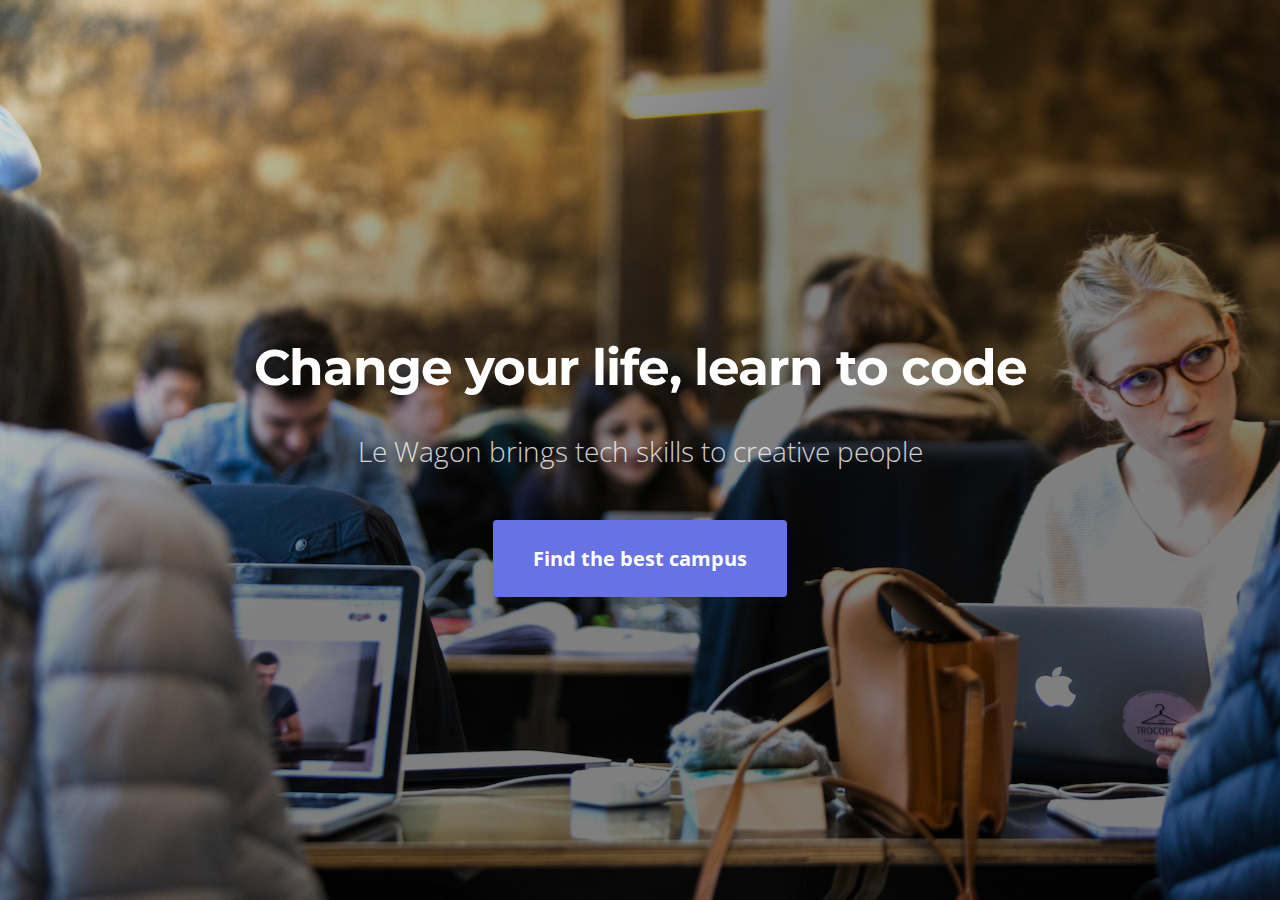
<file: boilerplate/index.html>
<!DOCTYPE html>
<html>
<head>
  <title>Layout Sprint</title>
  <meta charset="utf-8">
  <link href="https://maxcdn.bootstrapcdn.com/font-awesome/4.7.0/css/font-awesome.min.css" rel="stylesheet">
  <link rel="stylesheet" href="css/style.css">
</head>
<body>

  <div class="banner">
    <div class="banner-content">
      <h1>Change your life, learn to code</h1>
      <h2>Le Wagon brings tech skills to creative people</h2>
      <a href="/map.html" class="btn-blue">Find the best campus</a>
    </div>
  </div>

</body>
</html>
</file>
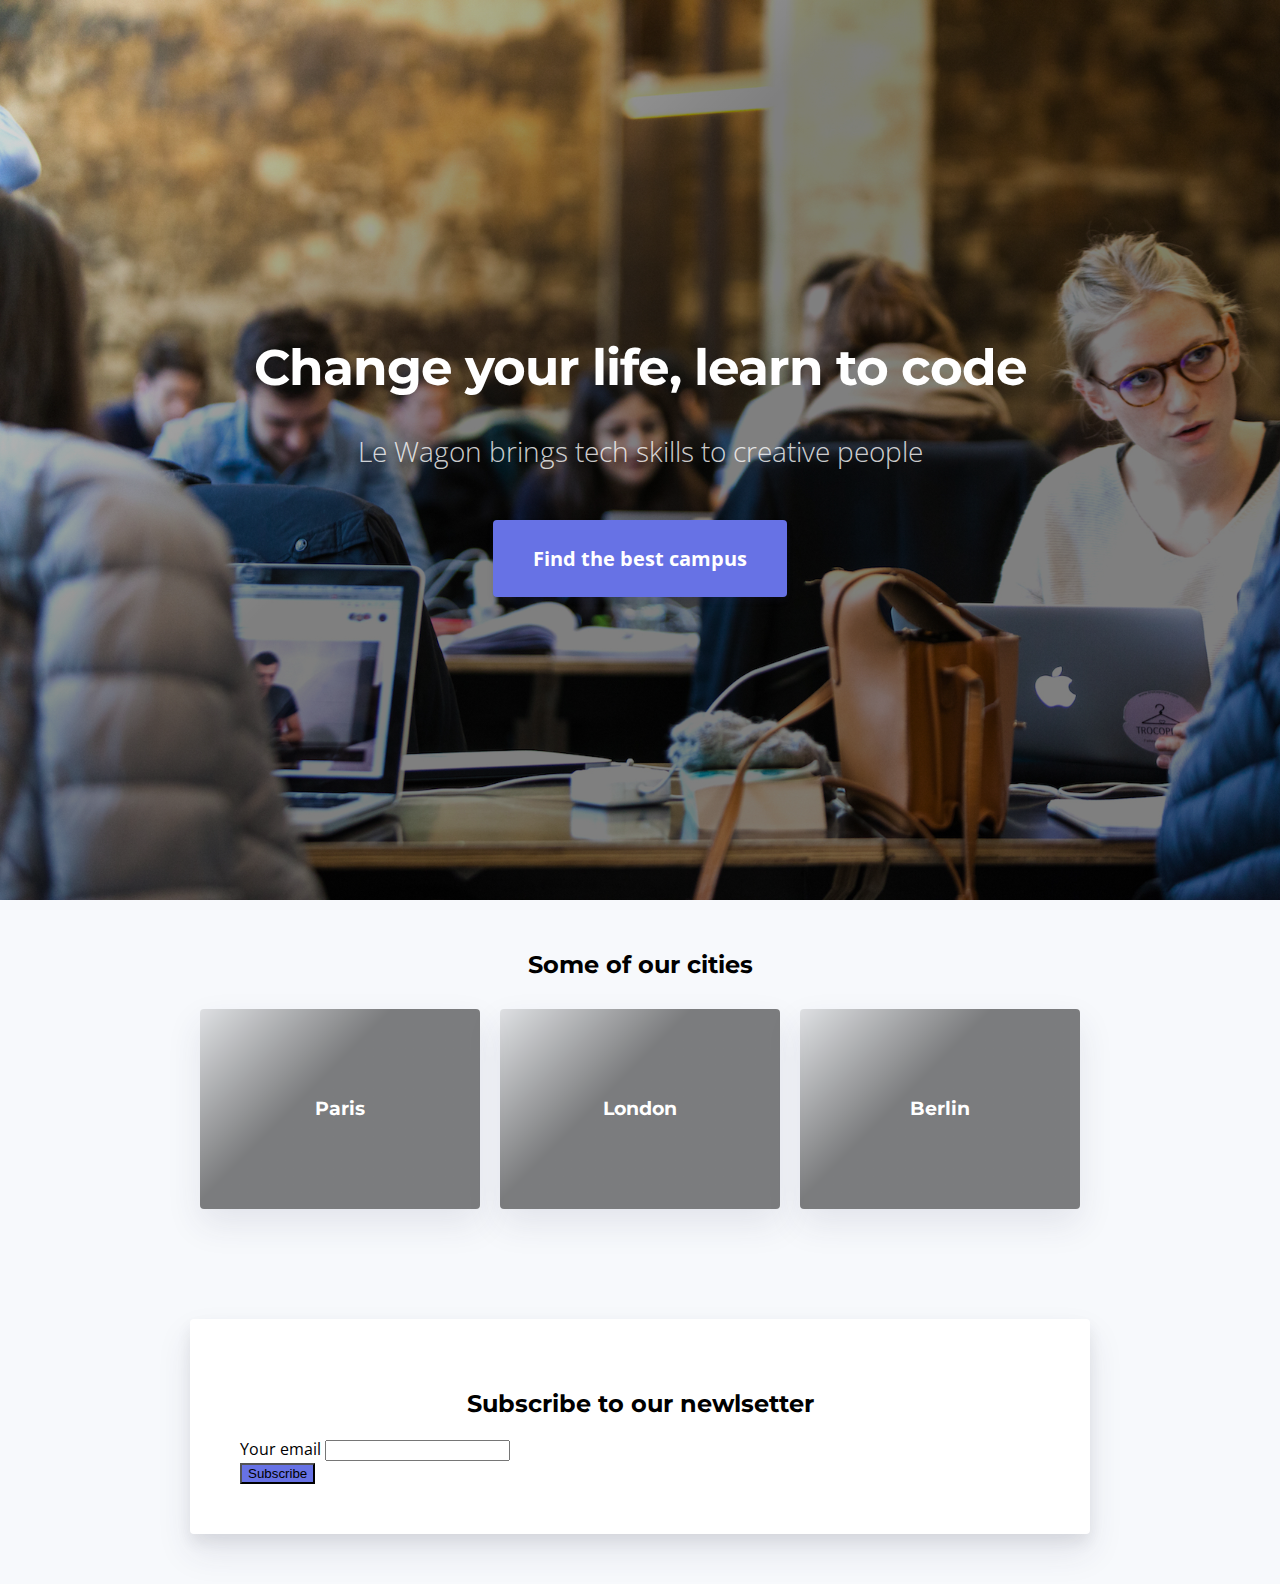
<file: solution/index.html>
<!DOCTYPE html>
<html>
<head>
  <title>Layout Sprint</title>
  <meta charset="utf-8">
  <link href="https://maxcdn.bootstrapcdn.com/font-awesome/4.7.0/css/font-awesome.min.css" rel="stylesheet">
  <link rel="stylesheet" href="css/style.css">
</head>
<body>

  <div class="banner">
    <div class="banner-content">
      <h1>Change your life, learn to code</h1>
      <h2>Le Wagon brings tech skills to creative people</h2>
      <a href="./map.html" class="btn-blue">Find the best campus</a>
    </div>
  </div>

  <div class="container">
    <h2 class="text-center">Some of our cities</h2>
    <div class="cards">
      <div class="card-city" style="background-image: linear-gradient(-225deg, rgba(0,0,0,0.1) 0%, rgba(0,0,0,0.5) 40%), url(https://kitt.lewagon.com/placeholder/cities/paris)">
        <h3>Paris</h3>
      </div>
      <div class="card-city" style="background-image: linear-gradient(-225deg, rgba(0,0,0,0.1) 0%, rgba(0,0,0,0.5) 40%), url(https://kitt.lewagon.com/placeholder/cities/london)">
        <h3>London</h3>
      </div>
      <div class="card-city" style="background-image: linear-gradient(-225deg, rgba(0,0,0,0.1) 0%, rgba(0,0,0,0.5) 40%), url(https://kitt.lewagon.com/placeholder/cities/berlin)">
        <h3>Berlin</h3>
      </div>
    </div>

    <div class="newsletter-container">
      <h2 class="text-center">Subscribe to our newlsetter</h2>
      <div class="newsletter">
        <!-- Begin MailChimp Signup Form -->
        <link href="https://cdn-images.mailchimp.com/embedcode/classic-10_7.css" rel="stylesheet" type="text/css">
        <div id="mc_embed_signup">
        <form action="https://lewagon.us7.list-manage.com/subscribe/post?u=1a8343824ef6660eaf45a4ab9&amp;id=b90ec0618e" method="post" id="mc-embedded-subscribe-form" name="mc-embedded-subscribe-form" class="validate" target="_blank" novalidate>
            <div id="mc_embed_signup_scroll">

        <div class="mc-field-group">
          <label for="mce-EMAIL">Your email</label>
          <input type="email" value="" name="EMAIL" class="required email" id="mce-EMAIL">
        </div>
          <div id="mce-responses" class="clear">
            <div class="response" id="mce-error-response" style="display:none"></div>
            <div class="response" id="mce-success-response" style="display:none"></div>
          </div>    <!-- real people should not fill this in and expect good things - do not remove this or risk form bot signups-->
            <div style="position: absolute; left: -5000px;" aria-hidden="true"><input type="text" name="b_1a8343824ef6660eaf45a4ab9_b90ec0618e" tabindex="-1" value=""></div>
            <div class="clear"><input type="submit" value="Subscribe" name="subscribe" id="mc-embedded-subscribe" class="button"></div>
            </div>
        </form>
        </div>

        <!--End mc_embed_signup-->

        <!--End mc_embed_signup-->
      </div>
    </div>



  </div>

</body>
</html>
</file>
<file: boilerplate/css/style.css>
/* --- Import Google Fonts  --- */
@import url("https://fonts.googleapis.com/css?family=Open+Sans:400,300,700|Montserrat:400,700");

/* --- Import components files --- */
@import url("components/containers.css");
@import url("components/buttons.css");
@import url("components/banners.css");
@import url("components/cards.css");
@import url("components/map.css");
@import url("components/newsletter.css");

/* --- Basic styles for fonts & colors --- */
body {
  font-family: "Open Sans", "Helvetica", "sans-serif";
  background: #F7F9FC;
  margin: 0;
}
h1, h2, h3 {
  font-family: "Montserrat", "sans-serif";
}
a {
  color: rgb(200,200,200);
  text-decoration: none;
}
a:hover {
  color: #6A71E1;
}
.text-center {
  text-align: center;
}
</file>
<file: solution/css/style.css>
/* --- Import Google Fonts  --- */
@import url("https://fonts.googleapis.com/css?family=Open+Sans:400,300,700|Montserrat:400,700");

/* --- Import components files --- */
@import url("components/containers.css");
@import url("components/buttons.css");
@import url("components/banners.css");
@import url("components/cards.css");
@import url("components/map.css");
@import url("components/newsletter.css");

/* --- Basic styles for fonts & colors --- */
body {
  font-family: "Open Sans", "Helvetica", "sans-serif";
  background: #F7F9FC;
  margin: 0;
}
h1, h2, h3 {
  font-family: "Montserrat", "sans-serif";
}
a {
  color: rgb(200,200,200);
  text-decoration: none;
}
a:hover {
  color: #6A71E1;
}
.text-center {
  text-align: center;
}
</file>
